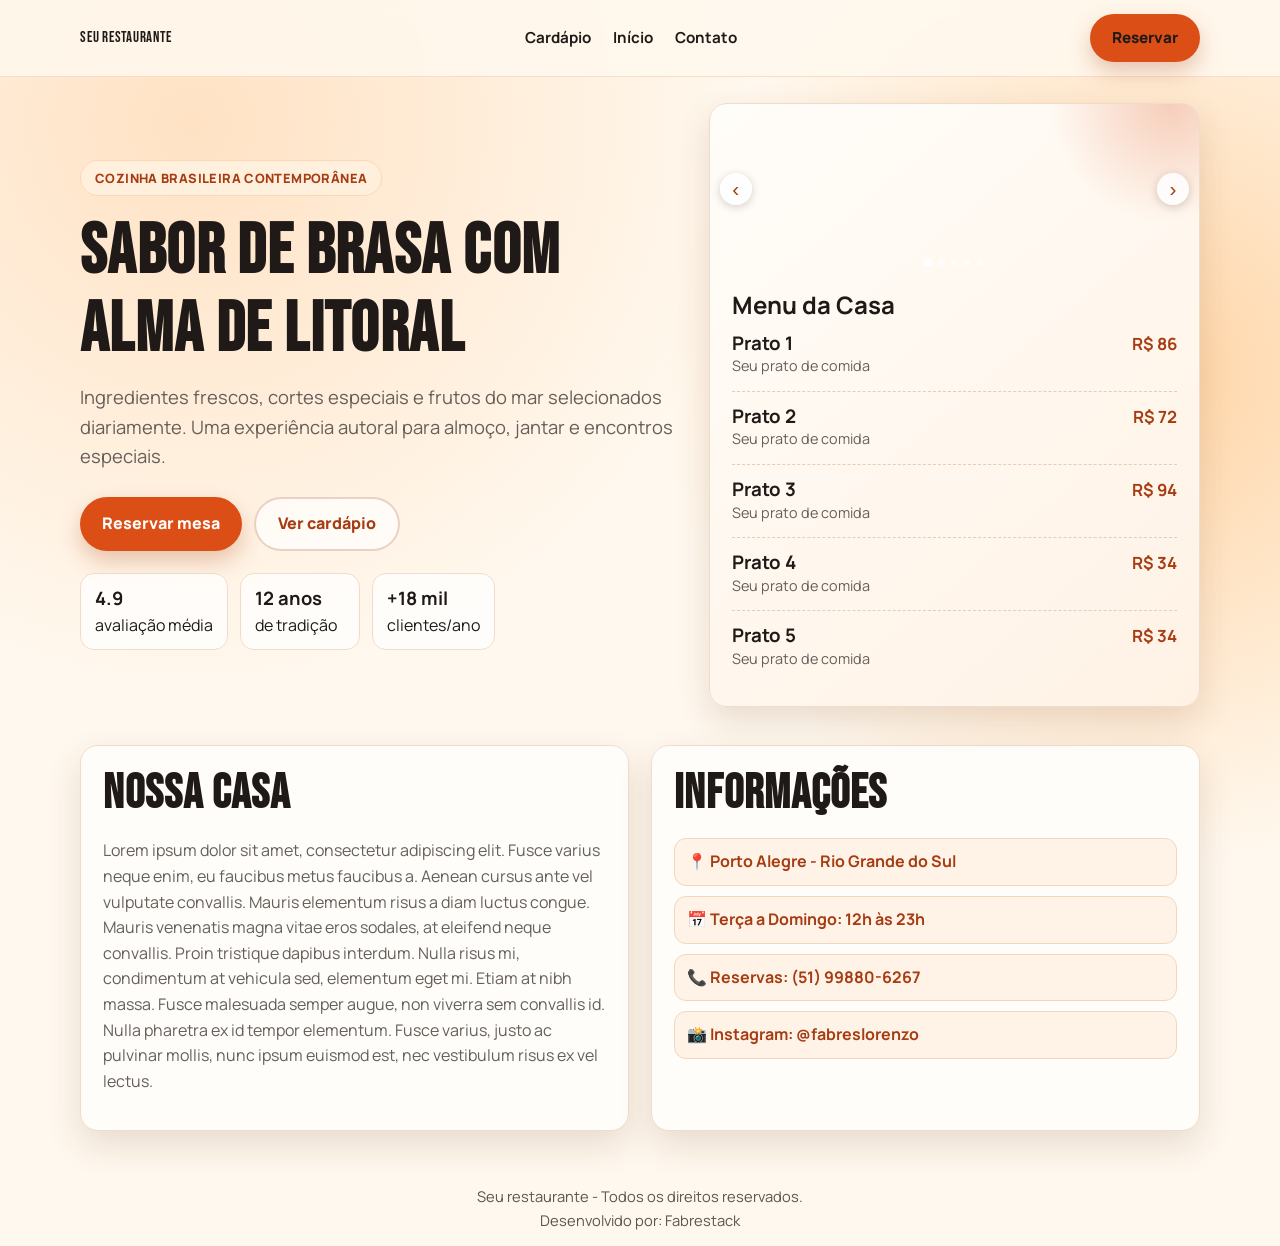
<file: restaurante-modelo/index.html>
<!DOCTYPE html>
<html lang="pt-BR">
<head>
  <meta charset="UTF-8" />
  <meta name="viewport" content="width=device-width, initial-scale=1.0" />
  <!-- Link para o arquivo CSS específico da página inicial -->
  <link rel="stylesheet" href="src/css/restaurante.css">
  <title>Seu Restaurante | Página Inicial</title>
  <!-- Links para fontes do Google Fonts -->
  <link rel="preconnect" href="https://fonts.googleapis.com" />
  <link rel="preconnect" href="https://fonts.gstatic.com" crossorigin />
  <link href="https://fonts.googleapis.com/css2?family=Bebas+Neue&family=Manrope:wght@400;600;700;800&display=swap" rel="stylesheet" />
  <link rel="icon" type="image/svg+xml" href="assets/images/favicon-cubo.svg" />
  <!-- Estilo inline para scroll-behavior e margem do elemento #informacoes -->
  <style>
    #informacoes { scroll-margin-top: 88px; }
  </style>
</head>
<body>
  <!-- Cabeçalho do site com navegação -->
  <header class="cabecalho-site">
    <div class="container navegacao">
      <!-- Logo do restaurante -->
      <a class="logo-marca" href="#">Seu Restaurante</a>
      <!-- Menu de navegação -->
      <ul>
        <li><a href="cardapio.html">Cardápio</a></li>
        <li><a href="#" onclick="window.scrollTo({top:0,behavior:'smooth'});return false;">Início</a></li>
        <!-- Link para contato que rola suavemente para a seção de informações -->
        <li><a href="#informacoes" id="link-contato" onclick="(function(e){e.preventDefault();var alvo=window.innerWidth<=930?document.getElementById('informacoes'):document.getElementById('sobre');if(alvo)alvo.scrollIntoView({behavior:'smooth'});})(event)">Contato</a></li>
      </ul>
      <!-- Botão para fazer reserva via WhatsApp -->
      <a class="botao botao-primario" href="https://wa.me/5551998806267?text=Ol%C3%A1%2C%20gostaria%20de%20fazer%20uma%20reserva." target="_blank" rel="noopener noreferrer">Reservar</a>
    </div>
  </header>

  <main>
    <!-- Seção principal com hero e destaques -->
    <section class="secao-hero">
      <div class="container grade-hero">
        <div>
          <!-- Selo indicando o tipo de cozinha -->
          <span class="selo subir-suave">COZINHA BRASILEIRA CONTEMPORÂNEA</span>
          <!-- Título principal da página -->
          <h1 class="subir-suave atraso-1">Sabor de brasa com alma de litoral</h1>
          <!-- Descrição do restaurante (visível apenas em desktop) -->
          <p class="texto-destaque subir-suave atraso-2 texto-desktop">
            Ingredientes frescos, cortes especiais e frutos do mar selecionados diariamente.
            Uma experiência autoral para almoço, jantar e encontros especiais.
          </p>

          <!-- Carrossel de imagens para dispositivos móveis -->
          <div class="carrossel-hero-mobile subir-suave atraso-2" id="carrosselMobile">
            <div class="carrossel-hero-track" id="carrosselMobileTrack">
              <!-- Slides do carrossel com imagens de fundo -->
              <div class="carrossel-hero-slide" style="background-image: url('https://images.unsplash.com/photo-1544025162-d76694265947?auto=format&fit=crop&w=800&q=80');"></div>
              <div class="carrossel-hero-slide" style="background-image: url('https://images.unsplash.com/photo-1555939594-58d7cb561ad1?auto=format&fit=crop&w=800&q=80');"></div>
              <div class="carrossel-hero-slide" style="background-image: url('https://images.unsplash.com/photo-1414235077428-338989a2e8c0?auto=format&fit=crop&w=800&q=80');"></div>
              <div class="carrossel-hero-slide" style="background-image: url('https://images.unsplash.com/photo-1504674900247-0877df9cc836?auto=format&fit=crop&w=800&q=80');"></div>
            </div>
            <!-- Botões de navegação do carrossel -->
            <button class="carrossel-btn carrossel-hero-prev" id="carrosselMobilePrev" aria-label="Anterior">&#8249;</button>
            <button class="carrossel-btn carrossel-hero-next" id="carrosselMobileNext" aria-label="Próximo">&#8250;</button>
            <!-- Indicadores (dots) do carrossel -->
            <div class="carrossel-dots" id="carrosselMobileDots"></div>
          </div>
          <!-- Botões de ação: reservar mesa e ver cardápio -->
          <div class="linha-acoes subir-suave atraso-3" id="reserva">
            <a class="botao botao-primario" href="https://wa.me/5551998806267?text=Ol%C3%A1%2C%20gostaria%20de%20fazer%20uma%20reserva." target="_blank" rel="noopener noreferrer">Reservar mesa</a>
            <a class="botao botao-contorno" href="cardapio.html">Ver cardápio</a>
          </div>
          <!-- Estatísticas do restaurante -->
          <div class="estatisticas-hero subir-suave atraso-3">
            <div class="item-estatistica"><strong>4.9</strong>avaliação média</div>
            <div class="item-estatistica"><strong>12 anos</strong>de tradição</div>
            <div class="item-estatistica"><strong>+18 mil</strong>clientes/ano</div>
          </div>
        </div>

        <!-- Card lateral com menu da casa e carrossel -->
        <aside class="card destaque-menu subir-suave atraso-2" id="menu">
          <div class="carrossel-wrapper">
            <div class="carrossel-track" id="carrosselTrack">
              <!-- Slides do carrossel lateral -->
              <div class="carrossel-slide" style="background-image: url('https://images.unsplash.com/photo-1544025162-d76694265947?auto=format&fit=crop&w=800&q=80');"></div>
              <div class="carrossel-slide" style="background-image: url('https://images.unsplash.com/photo-1555939594-58d7cb561ad1?auto=format&fit=crop&w=800&q=80');"></div>
              <div class="carrossel-slide" style="background-image: url('https://images.unsplash.com/photo-1565299624946-b28f40a0ae38?auto=format&fit=crop&w=800&q=80');"></div>
              <div class="carrossel-slide" style="background-image: url('https://images.unsplash.com/photo-1414235077428-338989a2e8c0?auto=format&fit=crop&w=800&q=80');"></div>
              <div class="carrossel-slide" style="background-image: url('https://images.unsplash.com/photo-1504674900247-0877df9cc836?auto=format&fit=crop&w=800&q=80');"></div>
            </div>
            <!-- Botões de navegação do carrossel lateral -->
            <button class="carrossel-btn carrossel-prev" id="carrosselPrev" aria-label="Anterior">&#8249;</button>
            <button class="carrossel-btn carrossel-next" id="carrosselNext" aria-label="Próximo">&#8250;</button>
            <!-- Indicadores do carrossel lateral -->
            <div class="carrossel-dots" id="carrosselDots"></div>
          </div>
          <!-- Título do menu da casa -->
          <h2>Menu da Casa</h2>
          <!-- Itens do menu com nome, descrição e preço -->
          <div class="item-menu">
            <div>
              <h3>Prato 1</h3>
              <span>Seu prato de comida</span>
            </div>
            <strong>R$ 86</strong>
          </div>
          <div class="item-menu">
            <div>
              <h3>Prato 2</h3>
              <span>Seu prato de comida</span>
            </div>
            <strong>R$ 72</strong>
          </div>
          <div class="item-menu">
            <div>
              <h3>Prato 3</h3>
              <span>Seu prato de comida</span>
            </div>
            <strong>R$ 94</strong>
          </div>
          <div class="item-menu">
            <div>
              <h3>Prato 4</h3>
              <span>Seu prato de comida</span>
            </div>
            <strong>R$ 34</strong>
          </div>
          <div class="item-menu">
            <div>
              <h3>Prato 5</h3>
              <span>Seu prato de comida</span>
            </div>
            <strong>R$ 34</strong>
          </div>
        </aside>
      </div>
    </section>

    <!-- Seção sobre o restaurante -->
    <section class="secao" id="sobre">
      <div class="container sobre">
        <!-- Card com descrição da casa -->
        <article class="card">
          <h2>Nossa Casa</h2>
          <!-- Texto descritivo com funcionalidade de expandir/colapsar -->
          <p id="texto-nossa-casa" class="texto-nossa-casa">
            Lorem ipsum dolor sit amet, consectetur adipiscing elit. Fusce varius neque enim, eu faucibus metus faucibus a. Aenean cursus ante vel vulputate convallis. Mauris elementum risus a diam luctus congue. Mauris venenatis magna vitae eros sodales, at eleifend neque convallis. Proin tristique dapibus interdum. Nulla risus mi, condimentum at vehicula sed, elementum eget mi. Etiam at nibh massa. Fusce malesuada semper augue, non viverra sem convallis id. Nulla pharetra ex id tempor elementum. Fusce varius, justo ac pulvinar mollis, nunc ipsum euismod est, nec vestibulum risus ex vel lectus.
          </p>
          <!-- Botão para expandir ou colapsar o texto -->
          <button class="btn-ler-sobre" id="btn-ler-sobre" onclick="toggleNossaCasa()">Ler sobre...</button>
        </article>

        <!-- Card com informações de contato -->
        <aside class="card" id="informacoes">
          <h2>Informações</h2>
          <ul class="lista-info">
            <!-- Link para localização no Google Maps -->
            <li>
              <a class="link-maps-desktop" href="https://www.google.com/maps/place/Mercado+P%C3%BAblico+de+Porto+Alegre" target="_blank" rel="noopener noreferrer">📍 Porto Alegre - Rio Grande do Sul</a>
            </li>
            <!-- Mapa incorporado para dispositivos móveis/tablet -->
            <li class="mapa-mobile-tablet">
              <iframe
                src="https://maps.google.com/maps?q=Mercado+P%C3%BAblico+de+Porto+Alegre,+RS&output=embed"
                width="100%" height="200" style="border:0; border-radius:10px;"
                allowfullscreen="" loading="lazy" referrerpolicy="no-referrer-when-downgrade">
              </iframe>
            </li>
            <!-- Horário de funcionamento -->
            <li class="info-estatica">📅 Terça a Domingo: 12h às 23h</li>
            <!-- Link para reservas via WhatsApp -->
            <li><a class="link-info" href="https://wa.me/5551998806267?text=Ol%C3%A1%2C%20gostaria%20de%20fazer%20uma%20reserva." target="_blank" rel="noopener noreferrer">📞 Reservas: (51) 99880-6267</a></li>
            <!-- Link para Instagram -->
            <li><a class="link-info" href="https://instagram.com/fabreslorenzo" target="_blank" rel="noopener noreferrer">📸 Instagram: @fabreslorenzo</a></li>
          </ul>
        </aside>
      </div>
    </section>
  </main>

  <!-- Rodapé do site -->
  <footer class="rodape">
    <div class="container">
      Seu restaurante - Todos os direitos reservados.<br>
      Desenvolvido por: Fabrestack
    </div>
  </footer>

  <!-- Script específico da página inicial -->
  <script src="src/js/restaurante.js"></script>
  <!-- Script inline para a funcionalidade de toggle do texto "Nossa Casa" -->
  <script>
    /**
     * Função para expandir ou colapsar o texto da seção "Nossa Casa"
     */
    function toggleNossaCasa() {
      // Seleciona o elemento de texto e o botão
      const texto = document.getElementById('texto-nossa-casa');
      const btn = document.getElementById('btn-ler-sobre');
      // Verifica se o texto está expandido
      const aberto = texto.classList.contains('expandido');
      // Alterna a classe 'expandido' no texto
      texto.classList.toggle('expandido', !aberto);
      // Atualiza o texto do botão baseado no estado
      btn.textContent = aberto ? 'Ler sobre...' : 'Fechar ▲';
    }
  </script>
</body>
</html>
</file>
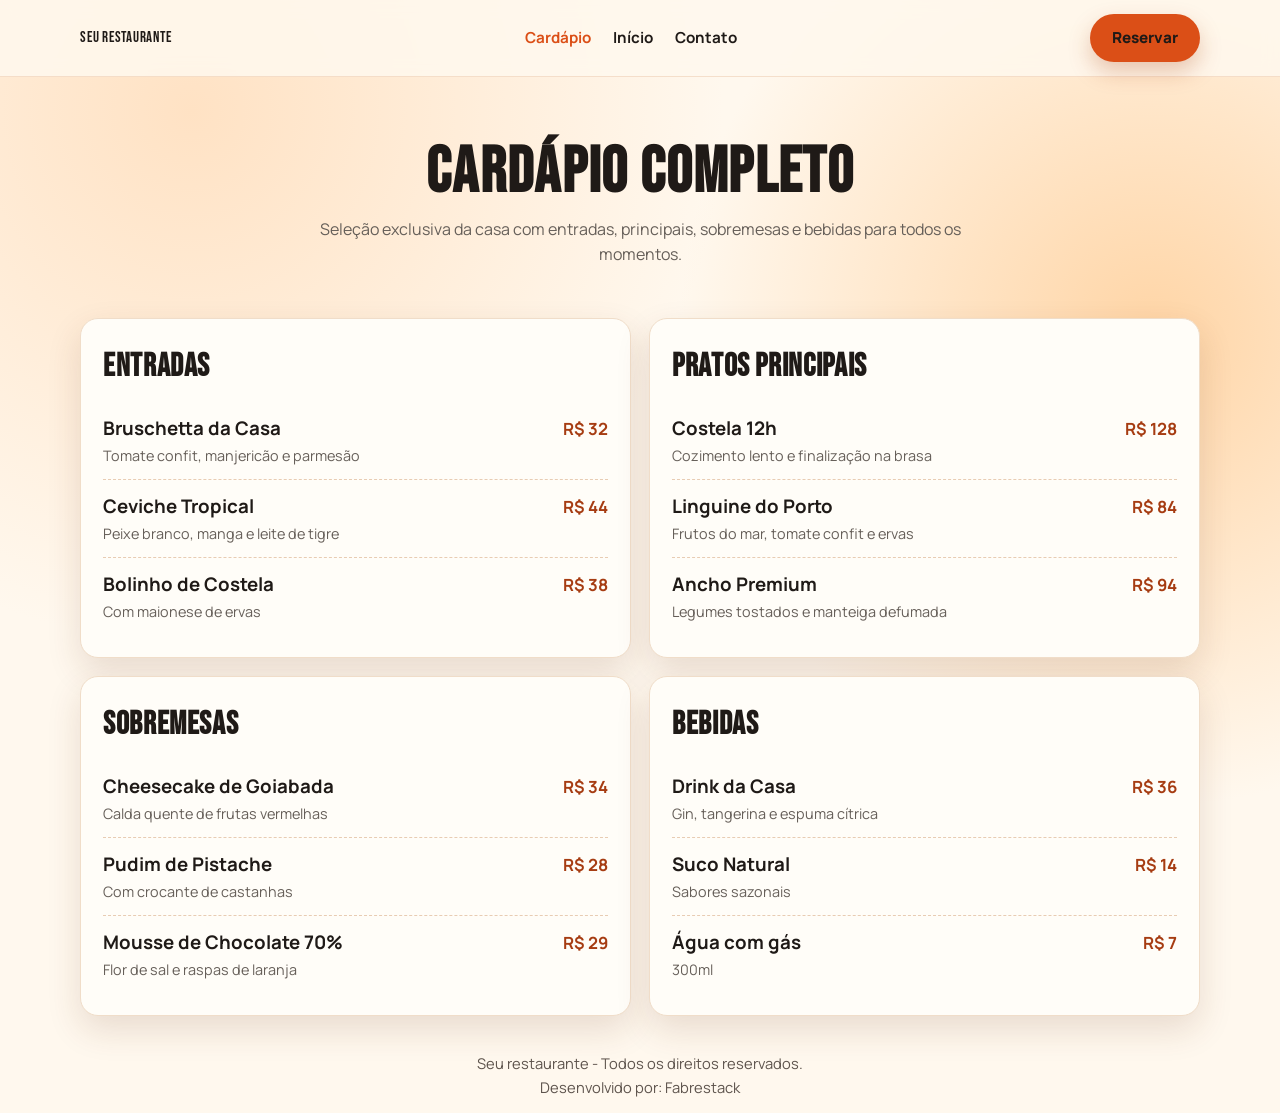
<file: restaurante-modelo/cardapio.html>
<!DOCTYPE html>
<html lang="pt-BR">
<head>
  <meta charset="UTF-8" />
  <meta name="viewport" content="width=device-width, initial-scale=1.0" />
  <title>Seu Restaurante | Cardápio</title>
  <!-- Links para fontes do Google Fonts -->
  <link rel="preconnect" href="https://fonts.googleapis.com" />
  <link rel="preconnect" href="https://fonts.gstatic.com" crossorigin />
  <link href="https://fonts.googleapis.com/css2?family=Bebas+Neue&family=Manrope:wght@400;600;700;800&display=swap" rel="stylesheet" />
  <link rel="icon" type="image/svg+xml" href="assets/images/favicon-cubo.svg" />
  <!-- Link para o arquivo CSS específico da página do cardápio -->
  <link rel="stylesheet" href="src/css/cardapio.css">
</head>
<body>
  <!-- Cabeçalho do site com navegação -->
  <header class="cabecalho-site">
    <div class="container navegacao">
      <!-- Logo do restaurante com link para a página inicial -->
      <a class="logo-marca" href="index.html">Seu Restaurante</a>
      <!-- Menu de navegação -->
      <ul>
        <li><a class="ativo" href="cardapio.html">Cardápio</a></li>
        <li><a href="index.html">Início</a></li>
        <li><a href="index.html#sobre">Contato</a></li>
      </ul>
      <!-- Botão para fazer reserva via WhatsApp -->
      <a class="botao botao-primario" href="https://wa.me/5551998806267?text=Ol%C3%A1%2C%20gostaria%20de%20fazer%20uma%20reserva." target="_blank" rel="noopener noreferrer">Reservar</a>
    </div>
  </header>

  <main>
    <!-- Seção hero do cardápio -->
    <section class="hero-cardapio">
      <div class="container">
        <!-- Título da página do cardápio -->
        <h1 style="text-align:center;">Cardápio Completo</h1>
        <!-- Descrição da página -->
        <p style="text-align:center; margin: 0 auto;">Seleção exclusiva da casa com entradas, principais, sobremesas e bebidas para todos os momentos.</p>
      </div>
    </section>

    <!-- Seção com as categorias do cardápio -->
    <section class="secao">
      <div class="container grade">
        <!-- Cardápio de entradas -->
        <article class="card-categoria">
          <h2>Entradas</h2>
          <!-- Itens do cardápio serão carregados dinamicamente via JavaScript -->
        </article>

        <!-- Cardápio de pratos principais -->
        <article class="card-categoria">
          <h2>Pratos Principais</h2>
          <!-- Itens do cardápio serão carregados dinamicamente via JavaScript -->
        </article>

        <!-- Cardápio de sobremesas -->
        <article class="card-categoria">
          <h2>Sobremesas</h2>
          <!-- Itens do cardápio serão carregados dinamicamente via JavaScript -->
        </article>

        <!-- Cardápio de bebidas -->
        <article class="card-categoria">
          <h2>Bebidas</h2>
          <!-- Itens do cardápio serão carregados dinamicamente via JavaScript -->
        </article>
      </div>
    </section>
  </main>

  <!-- Rodapé do site -->
  <footer class="rodape">
    <div class="container">Seu restaurante - Todos os direitos reservados.<br>
      Desenvolvido por: Fabrestack
    </div>
  </footer>
  <!-- Script específico da página do cardápio -->
  <script src="src/js/cardapio.js"></script>
</body>
</html>
</file>
<file: restaurante-modelo/src/css/restaurante.css>
/**
 * Arquivo CSS para a página inicial do restaurante (index.html)
 * Define estilos para layout, tipografia, componentes e responsividade
 */

/* ========== VARIÁVEIS CSS ========== */
:root {
  /* Cores principais */
  --bg: #fff8ee;          /* Fundo principal */
  --panel: #fffdf8;       /* Fundo de painéis/cards */
  --text: #1f1a17;        /* Cor do texto principal */
  --muted: #665f59;       /* Cor do texto secundário */
  --brand: #db4f17;       /* Cor da marca principal */
  --brand-dark: #a63c12;  /* Cor da marca escura */
  --accent: #0f766e;      /* Cor de destaque */
  --line: #f0ddc9;        /* Cor das linhas/bordas */
  --shadow: 0 14px 34px rgba(100, 47, 18, 0.14); /* Sombra padrão */
  --radius: 18px;         /* Raio de borda padrão */
}

/* ========== RESET E BASE ========== */
* {
  box-sizing: border-box;
  margin: 0;
  padding: 0;
}

body {
  font-family: "Manrope", sans-serif;
  color: var(--text);
  /* Fundo com gradientes sutis */
  background:
    radial-gradient(circle at 15% 10%, #ffe2c4 0, transparent 36%),
    radial-gradient(circle at 90% 30%, #ffd5a6 0, transparent 34%),
    var(--bg);
  line-height: 1.6;
  overflow-x: hidden; /* Evita scroll horizontal */
}

html {
  scroll-behavior: smooth; /* Rolagem suave */
}

/* Margens de scroll para âncoras */
#destaques {
  scroll-margin-top: 88px;
}

#menu {
  scroll-margin-top: 118px;
}

#sobre {
  scroll-margin-top: 88px;
}

/* ========== LAYOUT ========== */
.container {
  width: min(1120px, 92vw); /* Largura máxima responsiva */
  margin: 0 auto;
}

/* ========== CABEÇALHO ========== */
.cabecalho-site {
  position: sticky;
  top: 0;
  z-index: 50;
  backdrop-filter: blur(8px); /* Efeito de blur no fundo */
  background: rgba(255, 248, 238, 0.86);
  border-bottom: 1px solid rgba(226, 175, 137, 0.35);
}

.navegacao {
  display: flex;
  align-items: center;
  justify-content: space-between;
  gap: 12px;
  padding: 14px 0;
}

.logo-marca {
  font-family: "Bebas Neue", sans-serif;
  font-size: clamp(1.8rem, 4vw, 2.4rem); /* Tamanho responsivo */
  letter-spacing: 0.05em;
  color: var(--brand-dark);
  text-decoration: none;
}

.navegacao ul {
  list-style: none;
  display: flex;
  gap: 22px;
  font-weight: 700;
  align-items: center;
}

.navegacao a {
  text-decoration: none;
  color: var(--text);
  font-size: 0.95rem;
  transition: color 0.2s ease;
}

.navegacao a:hover {
  color: var(--brand);
}

/* ========== BOTÕES ========== */
.botao {
  border: none;
  cursor: pointer;
  border-radius: 999px;
  padding: 12px 22px;
  font-weight: 800;
  text-decoration: none;
  display: inline-flex;
  align-items: center;
  justify-content: center;
  transition: transform 0.2s ease, box-shadow 0.2s ease, background 0.2s ease;
}

.botao:active {
  transform: translateY(1px);
}

.botao-primario {
  background: var(--brand);
  color: #fff;
  box-shadow: 0 10px 22px rgba(174, 64, 19, 0.28);
}

.botao-primario:hover {
  background: #f05b1e;
  transform: translateY(-2px);
  box-shadow: 0 15px 26px rgba(174, 64, 19, 0.33);
}

.botao-contorno {
  color: var(--brand-dark);
  border: 2px solid rgba(166, 60, 18, 0.22);
  background: rgba(255, 255, 255, 0.65);
}

.botao-contorno:hover {
  background: #fff;
  transform: translateY(-2px);
}

/* ========== SEÇÃO HERO ========== */
.secao-hero {
  padding: 26px 0 18px;
}

.grade-hero {
  display: grid;
  gap: 28px;
  grid-template-columns: 1.1fr 0.9fr; /* Proporção responsiva */
  align-items: center;
}

.selo {
  display: inline-block;
  background: #fff0de;
  color: var(--brand-dark);
  border: 1px solid #ffd6b3;
  font-weight: 800;
  border-radius: 999px;
  padding: 7px 14px;
  margin-bottom: 18px;
  font-size: 0.8rem;
  letter-spacing: 0.03em;
  cursor: pointer;
}

/* ========== TIPOGRAFIA ========== */
h1, h2, h3 {
  line-height: 1.1;
}

h1 {
  font-size: clamp(2.2rem, 7vw, 4.4rem); /* Tamanho muito responsivo */
  font-family: "Bebas Neue", sans-serif;
  letter-spacing: 0.02em;
  margin-bottom: 14px;
}

.texto-destaque {
  color: var(--muted);
  font-size: clamp(1rem, 2vw, 1.15rem);
  max-width: 56ch; /* Limita largura do texto */
  margin-bottom: 26px;
}

.linha-acoes {
  display: flex;
  gap: 12px;
  flex-wrap: wrap;
  margin-bottom: 22px;
}

.estatisticas-hero {
  display: flex;
  flex-wrap: wrap;
  gap: 12px;
}

.item-estatistica {
  background: rgba(255, 255, 255, 0.73);
  border: 1px solid var(--line);
  border-radius: 14px;
  padding: 10px 14px;
  min-width: 120px;
}

.item-estatistica strong {
  display: block;
  font-size: 1.15rem;
}

/* ========== CARDS ========== */
.card {
  border: 1px solid var(--line);
  border-radius: var(--radius);
  background: linear-gradient(140deg, #fffdf9, #fff2e5);
  padding: 22px;
  box-shadow: var(--shadow);
}

.destaque-menu {
  position: relative;
  overflow: hidden;
}

.destaque-menu::before {
  content: "";
  position: absolute;
  width: 240px;
  height: 240px;
  right: -90px;
  top: -120px;
  border-radius: 50%;
  background: radial-gradient(circle at center, rgba(219, 79, 23, 0.25), transparent 70%);
}

.item-menu {
  display: flex;
  justify-content: space-between;
  align-items: baseline;
  border-bottom: 1px dashed #e8ccb3;
  padding: 12px 0;
  gap: 14px;
}

.item-menu:last-child {
  border-bottom: none;
}

.item-menu span {
  color: var(--muted);
  font-size: 0.9rem;
}

.item-menu strong {
  color: var(--brand-dark);
  white-space: nowrap;
  font-size: 1.05rem;
}

/* ========== SEÇÕES ========== */
.secao {
  padding: 20px 0 44px;
}

.secao h2 {
  font-family: "Bebas Neue", sans-serif;
  font-size: clamp(1.8rem, 5vw, 3rem);
  margin-bottom: 18px;
  letter-spacing: 0.02em;
}

.grade-3 {
  display: grid;
  gap: 18px;
  grid-template-columns: repeat(3, 1fr);
}

.card-prato {
  background: var(--panel);
  border: 1px solid var(--line);
  border-radius: var(--radius);
  overflow: hidden;
  box-shadow: var(--shadow);
  transform: translateY(18px);
  opacity: 0;
  transition: transform 0.55s ease, opacity 0.55s ease;
}

.card-prato.visivel {
  transform: translateY(0);
  opacity: 1;
}

.foto-prato {
  height: 180px;
  background-size: cover;
  background-position: center;
}

.conteudo-prato {
  padding: 16px;
}

.conteudo-prato h3 {
  margin-bottom: 4px;
  font-size: 1.1rem;
}

.conteudo-prato p {
  color: var(--muted);
  font-size: 0.92rem;
  margin-bottom: 10px;
}

.meta-prato {
  display: flex;
  justify-content: space-between;
  font-weight: 700;
  font-size: 0.92rem;
}

.meta-prato .preco {
  color: var(--brand-dark);
}

/* ========== SEÇÃO SOBRE ========== */
.sobre {
  display: grid;
  gap: 22px;
  grid-template-columns: 1fr 1fr;
  align-items: stretch;
}

.sobre .card {
  background: #fffdf9;
}

.lista-info {
  list-style: none;
  margin-top: 10px;
  display: grid;
  gap: 10px;
}

.lista-info li {
  background: #fff3e7;
  border: 1px solid #f2d7bd;
  border-radius: 12px;
  padding: 10px 12px;
  font-weight: 600;
  color: #4d4038;
}

/* Item estático (Terça a Domingo) — mesma cor dos clicáveis */
.lista-info li.info-estatica {
  color: var(--brand-dark);
  font-weight: 700;
}

/* Links clicáveis dentro da lista — sobrescrevem a cor do li */
.lista-info li .link-maps-desktop,
.lista-info li .link-info {
  color: var(--brand-dark);
  text-decoration: none;
  font-weight: 700;
  display: block;
  cursor: pointer;
  transition: color 0.2s ease;
}

.lista-info li .link-maps-desktop:hover,
.lista-info li .link-info:hover {
  color: var(--brand);
  text-decoration: underline;
}

.destaque-menu h2 {
  margin-top: 18px;
}

/* ========== CARROSSEL ========== */
.carrossel-wrapper {
  position: relative;
  width: calc(100% + 44px);
  margin: -22px -22px 0 -22px;
  border-radius: var(--radius) var(--radius) 0 0;
  overflow: hidden;
  height: 170px;
}

.carrossel-track {
  display: flex;
  height: 100%;
  transition: transform 0.45s cubic-bezier(0.4, 0, 0.2, 1);
}

.carrossel-slide {
  flex: 0 0 100%;
  height: 100%;
  background-size: cover;
  background-position: center;
}

.carrossel-btn {
  position: absolute;
  top: 50%;
  transform: translateY(-50%);
  background: rgba(255, 255, 255, 0.85);
  border: none;
  border-radius: 50%;
  width: 32px;
  height: 32px;
  font-size: 1.3rem;
  line-height: 1;
  cursor: pointer;
  color: var(--brand-dark);
  display: flex;
  align-items: center;
  justify-content: center;
  box-shadow: 0 2px 10px rgba(0,0,0,0.18);
  transition: background 0.2s, transform 0.2s;
  z-index: 2;
}

.carrossel-btn:hover {
  background: #fff;
  transform: translateY(-50%) scale(1.08);
}

.carrossel-prev { left: 10px; }
.carrossel-next { right: 10px; }

.carrossel-dots {
  position: absolute;
  bottom: 8px;
  left: 50%;
  transform: translateX(-50%);
  display: flex;
  gap: 6px;
  z-index: 2;
}

.carrossel-dot {
  width: 7px;
  height: 7px;
  border-radius: 50%;
  background: rgba(255,255,255,0.55);
  border: none;
  cursor: pointer;
  padding: 0;
  transition: background 0.2s, transform 0.2s;
}

.carrossel-dot.ativo {
  background: #fff;
  transform: scale(1.25);
}

/* ========== ANIMAÇÕES ========== */
.subir-suave {
  opacity: 0;
  transform: translateY(22px);
  animation: subirSuave 0.8s ease forwards;
}

.atraso-1 { animation-delay: 0.1s; }
.atraso-2 { animation-delay: 0.25s; }
.atraso-3 { animation-delay: 0.4s; }

@keyframes subirSuave {
  to {
    opacity: 1;
    transform: translateY(0);
  }
}

/* ========== RESPONSIVIDADE ========== */

/* Tablets */
@media (max-width: 930px) {
  .grade-hero, .sobre {
    grid-template-columns: 1fr;
  }

  .grade-3 {
    grid-template-columns: 1fr 1fr;
  }

  .secao-hero {
    padding: 34px 0 44px;
  }

  .navegacao {
    flex-wrap: wrap;
  }

  .navegacao ul {
    order: 3;
    width: 100%;
    justify-content: center;
    gap: 18px;
    padding-top: 8px;
  }

  .item-estatistica {
    min-width: 142px;
  }
}

/* Celulares grandes */
@media (max-width: 640px) {
  .secao-hero {
    padding: 24px 0 36px;
  }

  .navegacao {
    padding: 10px 0;
  }

  .logo-marca {
    font-size: 1.6rem;
  }

  .navegacao ul {
    justify-content: flex-start;
    overflow-x: auto;
    white-space: nowrap;
    padding-bottom: 2px;
    scrollbar-width: thin;
  }

  .navegacao ul li {
    flex: 0 0 auto;
  }

  .navegacao .botao {
    padding: 10px 16px;
  }

  .texto-destaque {
    margin-bottom: 20px;
  }

  .grade-3 {
    grid-template-columns: 1fr;
  }

  .foto-prato {
    height: 165px;
  }

  .linha-acoes .botao {
    width: 100%;
  }

  .estatisticas-hero {
    gap: 8px;
  }

  .item-estatistica {
    flex: 1 1 calc(50% - 8px);
    min-width: 0;
  }

  .item-estatistica strong {
    font-size: 1.05rem;
  }
}

/* ========== CARROSSEL HERO MOBILE ========== */
.carrossel-hero-mobile {
  display: none;
  position: relative;
  border-radius: var(--radius);
  overflow: hidden;
  height: 200px;
  margin-bottom: 26px;
  box-shadow: var(--shadow);
}

.carrossel-hero-track {
  display: flex;
  height: 100%;
  transition: transform 0.45s cubic-bezier(0.4, 0, 0.2, 1);
}

.carrossel-hero-slide {
  flex: 0 0 100%;
  height: 100%;
  background-size: cover;
  background-position: center;
}

.carrossel-hero-prev { left: 10px; }
.carrossel-hero-next { right: 10px; }

@media (max-width: 640px) {
  .texto-desktop {
    display: none;
  }
  .carrossel-hero-mobile {
    display: block;
  }
}

@media (max-width: 640px) {
  .destaque-menu {
    display: none;
  }
}

/* ========== RODAPÉ ========== */
.rodape {
  padding: 10px 0 14px;
  color: #5e544d;
  font-size: 0.92rem;
  text-align: center;
}

    /* ── Mapa mobile/tablet ── */
    .mapa-mobile-tablet {
      display: none;
      padding: 0;
      background: transparent;
      border: none;
    }

    @media (max-width: 930px) {
      .mapa-mobile-tablet {
        display: block;
      }
    }

    /* ── Nossa Casa: desktop mostra tudo, mobile/tablet tem toggle ── */
    .texto-nossa-casa {
      color: var(--muted);
      margin-bottom: 14px;
    }

    .btn-ler-sobre {
      display: none;
    }

    @media (max-width: 930px) {
      .texto-nossa-casa {
        max-height: 0;
        overflow: hidden;
        opacity: 0;
        margin-bottom: 0;
        transition: max-height 0.45s ease, opacity 0.35s ease, margin-bottom 0.3s ease;
      }

      .texto-nossa-casa.expandido {
        max-height: 600px;
        opacity: 1;
        margin-bottom: 14px;
      }

      .btn-ler-sobre {
        display: inline-block;
        background: none;
        border: none;
        padding: 0;
        font-family: "Manrope", sans-serif;
        font-weight: 700;
        font-size: 0.95rem;
        color: var(--brand);
        cursor: pointer;
        transition: color 0.2s ease;
      }

      .btn-ler-sobre:hover {
        color: var(--brand-dark);
        text-decoration: underline;
      }

      /* Nav centralizada no mobile */
      .navegacao ul {
        justify-content: center;
      }
    }
</file>
<file: restaurante-modelo/src/css/cardapio.css>
/**
 * Arquivo CSS para a página do cardápio (cardapio.html)
 * Define estilos específicos para layout e apresentação do cardápio
 */

/* ========== VARIÁVEIS CSS ========== */
:root {
  /* Cores principais - compartilhadas com restaurante.css */
  --bg: #fff8ee;
  --panel: #fffdf8;
  --text: #1f1a17;
  --muted: #665f59;
  --brand: #db4f17;
  --brand-dark: #a63c12;
  --line: #f0ddc9;
  --shadow: 0 14px 34px rgba(100, 47, 18, 0.14);
  --radius: 18px;
}

/* ========== RESET E BASE ========== */
* {
  box-sizing: border-box;
  margin: 0;
  padding: 0;
}

body {
  font-family: "Manrope", sans-serif;
  color: var(--text);
  /* Fundo com gradientes sutis - igual ao restaurante.css */
  background:
    radial-gradient(circle at 15% 10%, #ffe2c4 0, transparent 36%),
    radial-gradient(circle at 90% 30%, #ffd5a6 0, transparent 34%),
    var(--bg);
  line-height: 1.6;
}

/* ========== LAYOUT ========== */
.container {
  width: min(1120px, 92vw);
  margin: 0 auto;
}

/* ========== CABEÇALHO ========== */
.cabecalho-site {
  position: sticky;
  top: 0;
  z-index: 50;
  backdrop-filter: blur(8px);
  background: rgba(255, 248, 238, 0.86);
  border-bottom: 1px solid rgba(226, 175, 137, 0.35);
}

.navegacao {
  display: flex;
  align-items: center;
  justify-content: space-between;
  gap: 12px;
  padding: 14px 0;
}

.logo-marca {
  font-family: "Bebas Neue", sans-serif;
  font-size: clamp(1.8rem, 4vw, 2.4rem);
  letter-spacing: 0.05em;
  color: var(--brand-dark);
  text-decoration: none;
}

.navegacao ul {
  list-style: none;
  display: flex;
  gap: 22px;
  font-weight: 700;
  align-items: center;
}

.navegacao a {
  text-decoration: none;
  color: var(--text);
  font-size: 0.95rem;
  transition: color 0.2s ease;
}

.navegacao a:hover,
.navegacao a.ativo {
  color: var(--brand);
}

.botao {
  border: none;
  cursor: pointer;
  border-radius: 999px;
  padding: 12px 22px;
  font-weight: 800;
  text-decoration: none;
  display: inline-flex;
  align-items: center;
  justify-content: center;
}

.botao-primario {
  background: var(--brand);
  color: #fff;
  box-shadow: 0 10px 22px rgba(174, 64, 19, 0.28);
}

/* ========== SEÇÃO HERO DO CARDÁPIO ========== */
.hero-cardapio {
  padding: 62px 0 24px;
}

.hero-cardapio h1 {
  font-family: "Bebas Neue", sans-serif;
  font-size: clamp(2rem, 7vw, 4rem);
  line-height: 1.05;
  letter-spacing: 0.02em;
  margin-bottom: 10px;
}

.hero-cardapio p {
  color: var(--muted);
  max-width: 70ch;
}

/* ========== SEÇÃO DO CARDÁPIO ========== */
.secao {
  padding: 26px 0;
}

.grade {
  display: grid;
  gap: 18px;
  grid-template-columns: 1fr 1fr; /* Duas colunas em telas maiores */
}

/* ========== CARDS DAS CATEGORIAS ========== */
.card-categoria {
  background: var(--panel);
  border: 1px solid var(--line);
  border-radius: var(--radius);
  padding: 22px;
  box-shadow: var(--shadow);
}

.card-categoria h2 {
  font-family: "Bebas Neue", sans-serif;
  letter-spacing: 0.02em;
  font-size: 2rem;
  margin-bottom: 10px;
}

/* ========== ITENS DO CARDÁPIO ========== */
.item-menu {
  display: flex;
  justify-content: space-between;
  align-items: baseline;
  border-bottom: 1px dashed #e8ccb3;
  padding: 12px 0;
  gap: 14px;
}

.item-menu:last-child {
  border-bottom: none;
}

.item-menu span {
  color: var(--muted);
  font-size: 0.9rem;
  display: block;
}

.item-menu strong {
  color: var(--brand-dark);
  white-space: nowrap;
  font-size: 1.05rem;
}

/* ========== RODAPÉ ========== */
.rodape {
  padding: 10px 0 14px;
  color: #5e544d;
  font-size: 0.92rem;
  text-align: center;
}

/* ========== RESPONSIVIDADE ========== */

/* Tablets e telas menores */
@media (max-width: 930px) {
  .grade {
    grid-template-columns: 1fr; /* Uma coluna em telas menores */
  }

  .hero-cardapio {
    padding: 36px 0 18px;
  }

  .navegacao {
    flex-wrap: wrap;
  }

  .navegacao ul {
    order: 3;
    width: 100%;
    justify-content: center;
    gap: 18px;
    padding-top: 8px;
  }
}

/* Celulares */
@media (max-width: 640px) {
  .navegacao {
    padding: 10px 0;
  }

  .logo-marca {
    font-size: 1.6rem;
  }

      .navegacao ul {
        justify-content: center;
        overflow-x: auto;
        white-space: nowrap;
        padding-bottom: 2px;
        scrollbar-width: thin;
      }

      .navegacao ul li {
        flex: 0 0 auto;
      }

      .navegacao .botao {
        padding: 10px 16px;
      }

      .card-categoria {
        padding: 16px;
      }

      .card-categoria h2 {
        font-size: 1.8rem;
      }
    }
</file>
